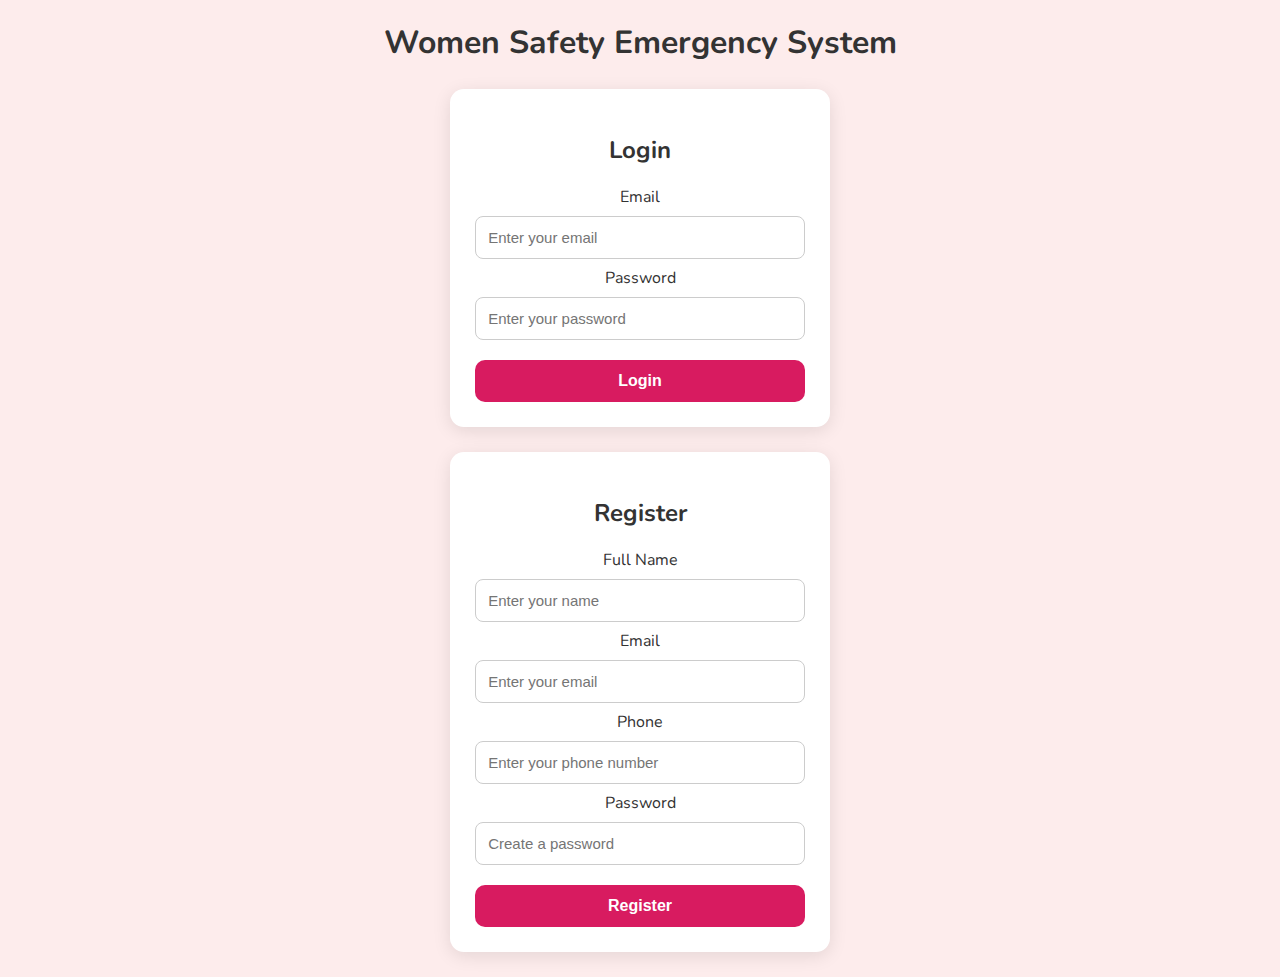
<file: wsf/index.html>
<!DOCTYPE html>
<html lang="en">
<head>
    <meta charset="UTF-8">
    <meta name="viewport" content="width=device-width, initial-scale=1.0">
    <title>Women Safety System</title>
    <link rel="stylesheet" href="stylesheet.css">
</head>

<body>

    <header>
        <h1>Women Safety Emergency System</h1>
    </header>

    <main class="container">

        <!-- Login Form -->
        <section class="card">
            <h2>Login</h2>
            <form id="loginForm">
                <div class="form-group">
                    <label for="login_email">Email</label>
                    <input type="email" id="login_email" placeholder="Enter your email" required>
                </div>

                <div class="form-group">
                    <label for="login_pass">Password</label>
                    <input type="password" id="login_pass" placeholder="Enter your password" required>
                </div>

                <button type="button" onclick="login()">Login</button>
            </form>
        </section>

        <!-- Register Form -->
        <section class="card">
            <h2>Register</h2>
            <form id="registerForm">

                <div class="form-group">
                    <label for="reg_name">Full Name</label>
                    <input type="text" id="reg_name" placeholder="Enter your name" required>
                </div>

                <div class="form-group">
                    <label for="reg_email">Email</label>
                    <input type="email" id="reg_email" placeholder="Enter your email" required>
                </div>

                <div class="form-group">
                    <label for="reg_phone">Phone</label>
                    <input type="tel" id="reg_phone" placeholder="Enter your phone number" required>
                </div>

                <div class="form-group">
                    <label for="reg_pass">Password</label>
                    <input type="password" id="reg_pass" placeholder="Create a password" required>
                </div>

                <button type="button" onclick="register()">Register</button>
            </form>
        </section>

    </main>

    <script src="script.js"></script>

</body>
</html>
</file>
<file: wsf/stylesheet.css>
/* Import Google Font */
@import url('https://fonts.googleapis.com/css2?family=Nunito:wght@300;400;600;700&display=swap');

/* PAGE STYLING */
body {
    background: #fdecec;
    font-family: "Nunito", sans-serif;
    margin: 0;
    padding: 0;
    text-align: center;
    color: #333;
}

/* NAVBAR */
.navbar {
    width: 100%;
    background: #d81b60;
    padding: 12px 30px;
    display: flex;
    justify-content: space-between;
    align-items: center;
    color: white;
}

.navbar .logo {
    font-size: 22px;
    font-weight: 700;
}

.nav-links {
    list-style: none;
    display: flex;
    gap: 25px;
}

.nav-links li a {
    color: white;
    text-decoration: none;
    font-size: 16px;
    font-weight: 600;
    transition: 0.3s;
}

.nav-links li a:hover {
    text-decoration: underline;
}

/* Cartoon Girl Image */
.hero-image {
    margin-top: 20px;
    margin-bottom: 10px;
}

.hero-image img {
    width: 180px;
    border-radius: 12px;
    filter: drop-shadow(0 6px 12px rgba(0,0,0,0.2));
    transition: transform 0.3s;
}

.hero-image img:hover {
    transform: scale(1.05);
}

/* HELPLINE SECTION */
.helpline {
    background: #ffe3ed;
    padding: 18px;
    width: 330px;
    margin: 20px auto;
    border-radius: 12px;
    box-shadow: 0 4px 18px rgba(0, 0, 0, 0.1);
}

.helpline h2 {
    margin-bottom: 10px;
    color: #d81b60;
    font-weight: 700;
}

/* CARD STYLING */
.card {
    background: #ffffff;
    padding: 25px;
    width: 330px;
    margin: 25px auto;
    border-radius: 14px;
    box-shadow: 0 4px 18px rgba(0, 0, 0, 0.1);
    transition: 0.3s ease-in-out;
}

.card:hover {
    transform: translateY(-5px);
}

.card h3 {
    margin-bottom: 15px;
    color: #d81b60;
    font-weight: 700;
}

/* INPUT FIELDS */
input {
    width: 92%;
    padding: 12px;
    margin: 8px 0;
    font-size: 15px;
    border: 1px solid #ccc;
    border-radius: 8px;
    outline: none;
    transition: 0.2s;
}

input:focus {
    border-color: #d81b60;
    box-shadow: 0 0 6px rgba(216, 27, 96, 0.3);
}

/* BUTTONS */
button {
    width: 100%;
    padding: 12px;
    margin-top: 12px;
    font-size: 16px;
    font-weight: 600;
    border: none;
    border-radius: 10px;
    background: #d81b60;
    color: white;
    cursor: pointer;
    transition: 0.3s;
}

button:hover {
    background: #c2185b;
}
</file>
